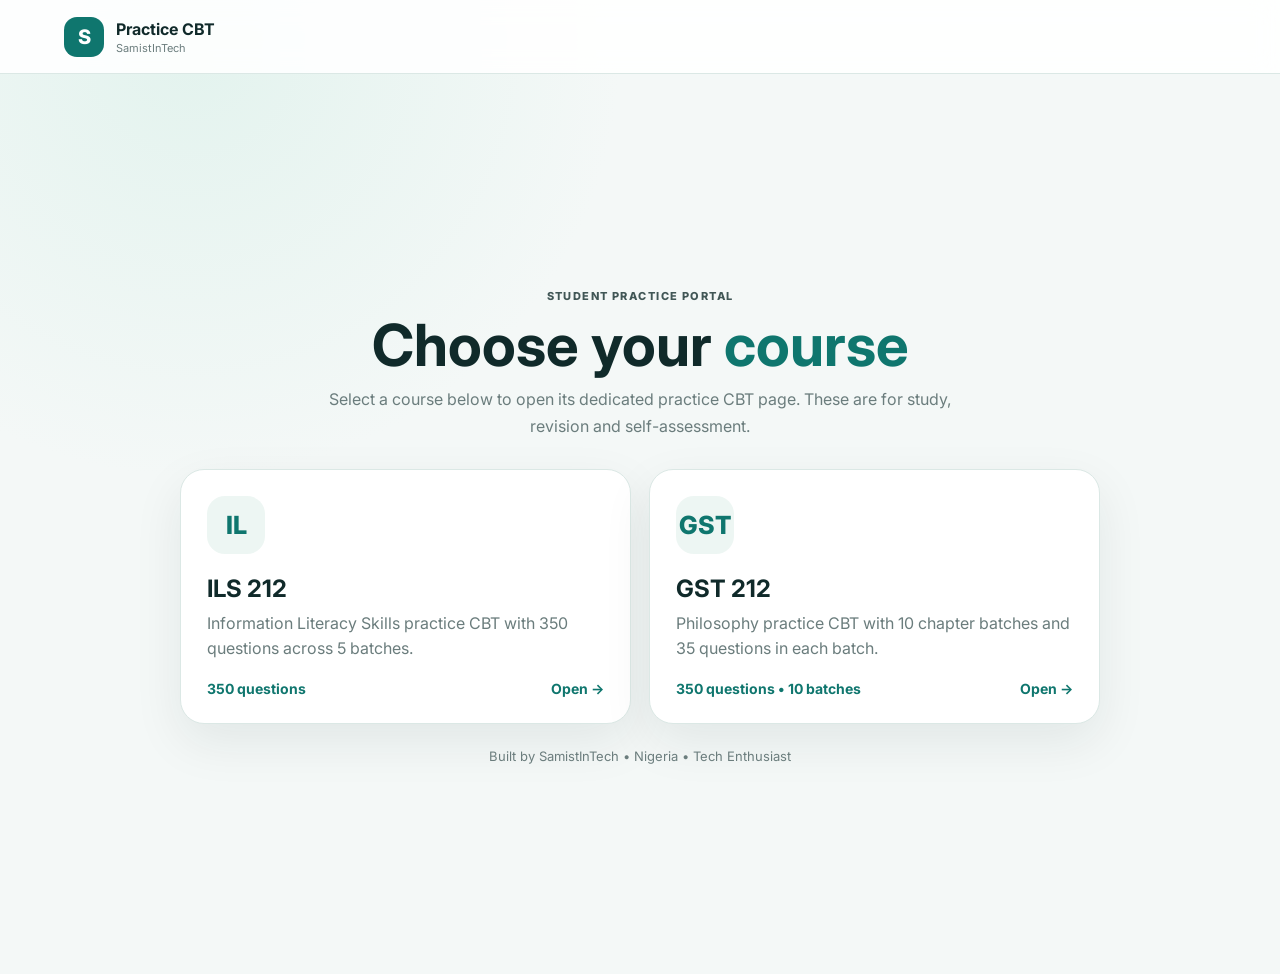
<file: index.html>
<!doctype html>
<html lang="en">
<head>
  <meta charset="utf-8">
  <meta name="viewport" content="width=device-width,initial-scale=1">
  <meta name="theme-color" content="#0f766e">
  <title>Practice CBT Courses — SamistInTech</title>
  <link rel="preconnect" href="https://fonts.googleapis.com">
  <link rel="preconnect" href="https://fonts.gstatic.com" crossorigin>
  <link href="https://fonts.googleapis.com/css2?family=Inter:wght@400;500;600;700;800&display=swap" rel="stylesheet">
  <link rel="stylesheet" href="style.css">
  <style>
    .course-page {
      min-height:100svh;
      display:grid;
      place-items:center;
      padding:32px 18px;
    }
    .course-wrap {
      width:min(920px,100%);
    }
    .course-hero {
      text-align:center;
      margin-bottom:28px;
    }
    .course-hero .eyebrow {
      display:inline-block;
      margin-bottom:12px;
    }
    .course-hero h1 {
      margin:0 0 10px;
      font-size:clamp(32px,6vw,58px);
      line-height:1.05;
    }
    .course-hero h1 em {
      color:var(--primary);
      font-style:normal;
    }
    .course-hero p {
      margin:0 auto;
      max-width:650px;
      color:var(--muted);
      line-height:1.7;
    }
    .course-grid {
      display:grid;
      grid-template-columns:repeat(2,minmax(0,1fr));
      gap:18px;
    }
    .course-card {
      display:block;
      text-decoration:none;
      color:inherit;
      background:var(--surface);
      border:1px solid var(--line);
      border-radius:24px;
      padding:26px;
      box-shadow:var(--shadow);
      transition:transform .25s ease,box-shadow .25s ease,border-color .25s ease;
    }
    .course-card:hover {
      transform:translateY(-5px);
      box-shadow:0 22px 55px rgba(16,42,42,.13);
      border-color:var(--primary);
    }
    .course-icon {
      width:58px;
      height:58px;
      display:grid;
      place-items:center;
      border-radius:18px;
      background:var(--surface2);
      color:var(--primary);
      font-size:25px;
      font-weight:800;
      margin-bottom:20px;
    }
    .course-card h2 {
      margin:0 0 8px;
      font-size:24px;
    }
    .course-card p {
      color:var(--muted);
      line-height:1.6;
      margin:0 0 18px;
    }
    .course-meta {
      display:flex;
      justify-content:space-between;
      gap:10px;
      color:var(--primary);
      font-weight:700;
      font-size:14px;
    }
    .course-footer {
      text-align:center;
      margin-top:24px;
      color:var(--muted);
      font-size:13px;
    }
    @media(max-width:680px) {
      .course-grid {
        grid-template-columns:1fr;
      }
    }
  </style>
</head>
<body>
  <div class="app-shell">
    <header class="topbar">
      <div class="brand">
        <div class="brand-mark">S</div>
        <div>
          <strong>Practice CBT</strong>
          <span>SamistInTech</span>
        </div>
      </div>
    </header>
    <main class="course-page">
      <div class="course-wrap">
        <div class="course-hero">
          <span class="eyebrow">STUDENT PRACTICE PORTAL</span>
          <h1>Choose your <em>course</em></h1>
          <p>Select a course below to open its dedicated practice CBT page. These are for study, revision and self-assessment.</p>
        </div>
        <div class="course-grid">
          <a class="course-card" href="ils212.html">
            <div class="course-icon">IL</div>
            <h2>ILS 212</h2>
            <p>Information Literacy Skills practice CBT with 350 questions across 5 batches.</p>
            <div class="course-meta"><span>350 questions</span><span>Open →</span></div>
          </a>
          <a class="course-card" href="gst212.html">
            <div class="course-icon">GST</div>
            <h2>GST 212</h2>
            <p>Philosophy practice CBT with 10 chapter batches and 35 questions in each batch.</p>
            <div class="course-meta"><span>350 questions • 10 batches</span><span>Open →</span></div>
          </a>
        </div>
        <div class="course-footer">Built by SamistInTech • Nigeria • Tech Enthusiast</div>
      </div>
    </main>
  </div>
</body>
</html>
</file>
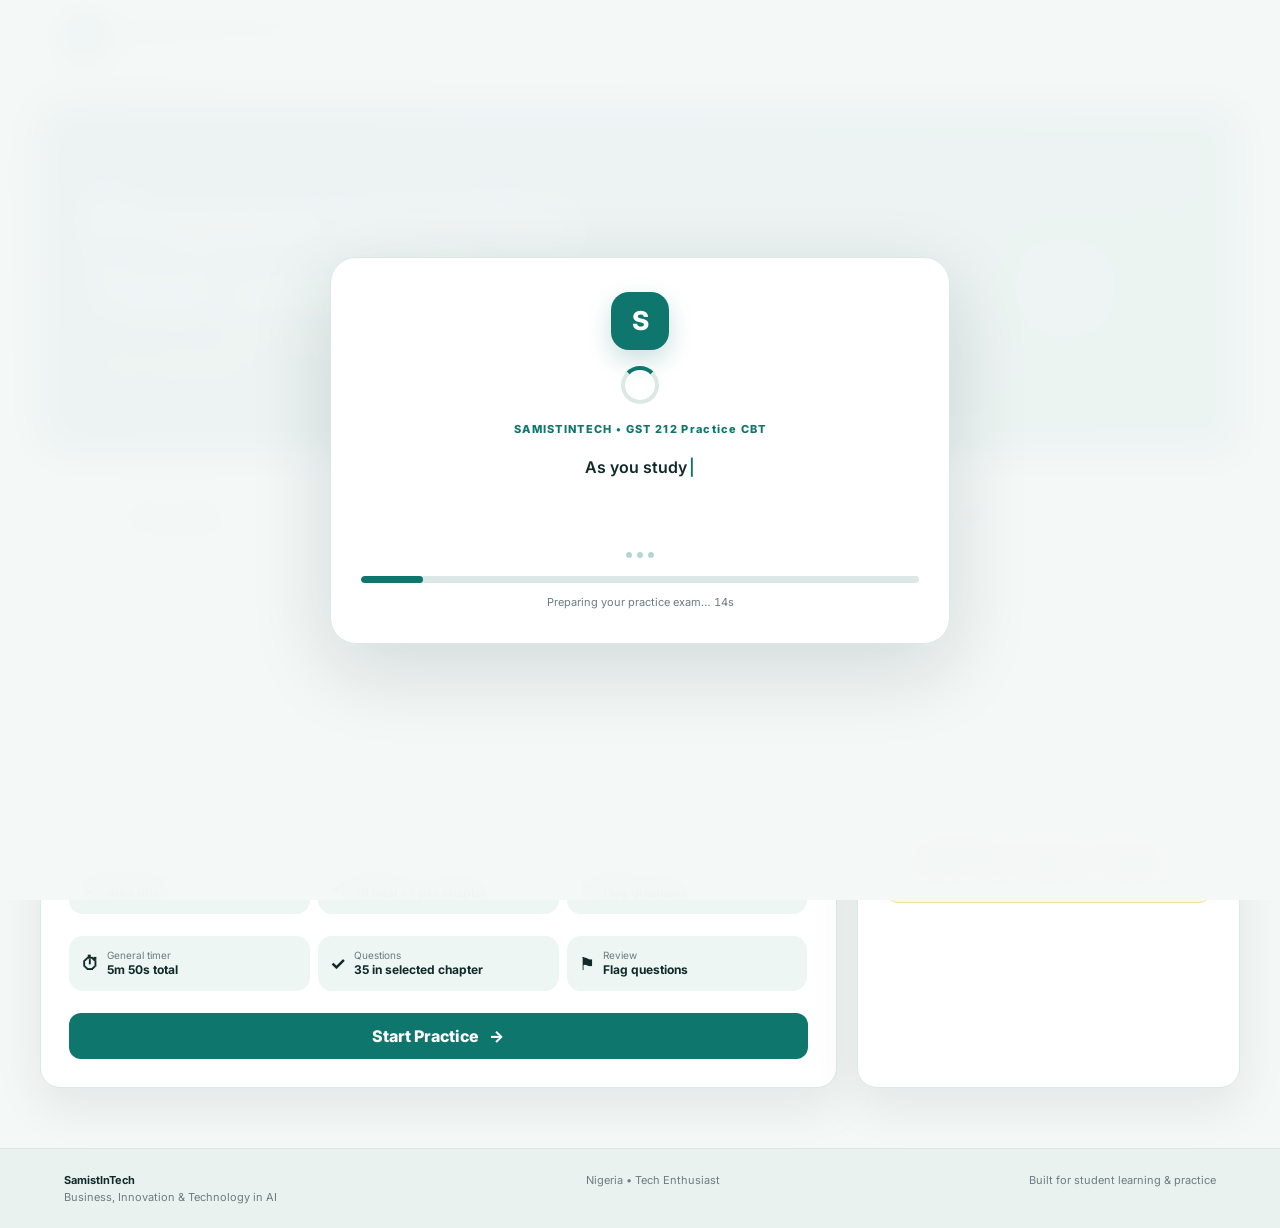
<file: gst212.html>
<!doctype html>
<html lang="en">
<head>
  <meta charset="utf-8">
  <meta name="viewport" content="width=device-width,initial-scale=1">
  <meta name="theme-color" content="#0f766e">
  <title>GST 212 Practice CBT — SamistInTech</title>
  <link rel="preconnect" href="https://fonts.googleapis.com">
  <link rel="preconnect" href="https://fonts.gstatic.com" crossorigin>
  <link href="https://fonts.googleapis.com/css2?family=Inter:wght@400;500;600;700;800&display=swap" rel="stylesheet">
  <link rel="stylesheet" href="style.css">
</head>
<body>
  <a class="course-back" href="index.html">← Courses</a>
  <div id="loadingScreen" class="loading-screen" aria-live="polite" aria-label="Loading CBT practice exam">
    <div class="loading-card">
      <div class="loading-logo">S</div>
      <div class="loading-spinner" aria-hidden="true"></div>
      <div class="loading-eyebrow">SAMISTINTECH • GST 212 Practice CBT</div>
      <div id="loadingMessage" class="loading-message"></div>
      <div class="typing-line"><span></span><span></span><span></span></div>
      <div class="loading-progress"><span id="loadingProgress"></span></div>
      <div id="loadingCountdown" class="loading-countdown">Preparing your practice exam… 15s</div>
    </div>
  </div>

  <div class="app-shell">
    <header class="topbar">
      <div class="brand"><div class="brand-mark">S</div><div><strong>GST 212 Practice CBT</strong><span>Philosophy</span></div></div>
      <div class="top-actions"><button class="icon-btn" id="themeBtn" title="Toggle theme">◐</button><button class="icon-btn" id="resetBtn" title="Reset test">↻</button></div>
    </header>

    <main>
      <section id="startScreen" class="screen active">
        <div class="hero-card">
          <div class="hero-copy">
            <span class="eyebrow">FUTO • Practice CBT</span>
            <h1>Prepare smarter.<br><em>Test yourself.</em></h1>
            <p>A clean, student-friendly CBT practice environment designed for GST 212 study, revision and practice.</p>
          </div>
          <div class="hero-art"><div class="orb orb1"></div><div class="orb orb2"></div><div class="grid-icon">✓</div></div>
        </div>
        <div class="setup-grid">
          <div class="panel setup-panel">
            <div class="panel-title"><span>⚙</span><div><h2>Test setup</h2><p>Choose how you want to practise.</p></div></div>
            <label>Student name<input id="studentName" type="text" placeholder="Enter your name"></label>
            <label>Practice mode<select id="modeSelect">
              <option value="normal" selected>Normal — 70 Questions • 40 Minutes</option>
              <option value="batch">Batch — 35 Questions • Choose a Chapter</option>
            </select></label>

            <div id="batchOptions" class="two-col" hidden>
              <label>Chapter / Batch<select id="batchSelect">
                <option value="1" selected>Batch 1 — The Nature of Philosophy</option>
                <option value="2">Batch 2 — Branches of Philosophy</option>
                <option value="3">Batch 3 — Logic as a Tool of Philosophy</option>
                <option value="4">Batch 4 — Propositions in Logic</option>
                <option value="5">Batch 5 — Reasoning: Induction and Deduction</option>
                <option value="6">Batch 6 — Logical Argument: Valid and Invalid Argument</option>
                <option value="7">Batch 7 — Syllogism and Distribution of Terms</option>
                <option value="8">Batch 8 — Symbolic Logic and Truth Tables</option>
                <option value="9">Batch 9 — Fallacies in Logic</option>
                <option value="10">Batch 10 — Laws of Thought</option>
              </select></label>
              <label>Batch time setting<select id="timeSelect"><option value="5">5 seconds per question</option><option value="10" selected>10 seconds per question</option><option value="20">20 seconds per question</option></select></label>
            </div>

            <div id="normalInfo" class="test-info"><div><b>⏱</b><span>General timer<br><strong>40m 00s</strong></span></div><div><b>✓</b><span>Questions<br><strong>70 total • 7 per chapter</strong></span></div><div><b>⚑</b><span>Review<br><strong>Flag questions</strong></span></div></div>
            <div id="batchInfo" class="test-info" hidden><div><b>⏱</b><span>General timer<br><strong id="timePreview">5m 50s total</strong></span></div><div><b>✓</b><span>Questions<br><strong>35 in selected chapter</strong></span></div><div><b>⚑</b><span>Review<br><strong>Flag questions</strong></span></div></div>
            <button id="startBtn" class="primary-btn full">Start Practice <span>→</span></button>
          </div>
          <div class="panel guide-panel"><h3>How it works</h3><ol><li>Choose <b>Normal</b> for 70 questions from all 10 chapters with a 40-minute general timer, or choose <b>Batch</b> to practise one chapter.</li><li>In Batch mode, each chapter contains 35 questions and the selected 5, 10 or 20 seconds per question becomes one general countdown.</li><li>Choose one option for each question.</li><li>Use the navigator to jump between questions and flag questions you want to revisit.</li><li>Submit to see your score and detailed review.</li></ol><div class="note">💡 <b>Normal mode:</b> 70 questions are selected as 7 questions from each of the 10 GST 212 chapters, with one 40-minute countdown for the entire test.</div></div>
        </div>
      </section>

      <section id="examScreen" class="screen">
        <div class="exam-head panel"><div><span class="eyebrow">GST 212 • PRACTICE CBT</span><h2 id="examTitle">Batch 1</h2><p id="examTopic" class="exam-topic">The Nature of Philosophy</p></div><div class="exam-meta"><div><small>Candidate</small><strong id="candidateName">Student</strong></div><div class="timer"><small>Time left</small><strong id="timer">70:00</strong></div></div></div>
        <div class="progress-wrap"><div class="progress-label"><span id="progressText">Question 1 of 35</span><span id="answeredText">0 answered</span></div><div class="progress"><span id="progressBar"></span></div></div>
        <div class="exam-layout">
          <article class="question-card panel"><div class="q-top"><span class="q-number" id="qNumber">Question 1</span><button id="flagBtn" class="flag-btn">⚑ Flag</button></div><h1 id="questionText"></h1><div id="options" class="options"></div><div class="nav-row"><button id="prevBtn" class="secondary-btn">← Previous</button><button id="nextBtn" class="primary-btn">Next →</button></div></article>
          <aside class="navigator panel"><div class="nav-title"><h3>Question navigator</h3><span id="navCount">0/35</span></div><div id="questionGrid" class="question-grid"></div><div class="legend"><span><i class="dot answered"></i> Answered</span><span><i class="dot flagged"></i> Flagged</span><span><i class="dot"></i> Unanswered</span></div><button id="submitBtn" class="submit-btn full">Submit test</button></aside>
        </div>
      </section>

      <section id="resultScreen" class="screen">
        <div class="result-hero panel"><div class="result-badge">✓</div><div><span class="eyebrow">TEST COMPLETED</span><h1 id="resultTitle">Well done!</h1><p id="resultSubtitle"></p></div><div class="score-ring"><strong id="scorePercent">0%</strong><span>Score</span></div></div>
        <div class="stats-grid"><div class="stat panel"><span>Correct</span><strong id="correctStat">0</strong></div><div class="stat panel"><span>Wrong</span><strong id="wrongStat">0</strong></div><div class="stat panel"><span>Unanswered</span><strong id="unansweredStat">0</strong></div><div class="stat panel"><span>Time used</span><strong id="timeUsedStat">0m</strong></div></div>
        <div class="result-layout"><div class="panel review-panel"><div class="panel-heading"><div><h2>Answer review</h2><p>See what you got right and where to improve.</p></div><select id="reviewFilter"><option value="all">All questions</option><option value="wrong">Wrong only</option><option value="unanswered">Unanswered only</option></select></div><div id="reviewList"></div></div><div class="panel result-side"><h3>Performance</h3><div class="big-score"><span id="scoreFraction">0 / 0</span><small>marks</small></div><div class="performance-bar"><span id="scoreBar"></span></div><p id="performanceMessage"></p><button id="newTestBtn" class="primary-btn full">Take another test</button></div></div>
      </section>
    </main>
    <footer><div><strong>SamistInTech</strong><span>Business, Innovation & Technology in AI</span></div><div>Nigeria • Tech Enthusiast</div><div>Built for student learning & practice</div></footer>
  </div>
  <script src="gst_questions.js"></script><script src="gst_script.js"></script>
</body>
</html>
</file>
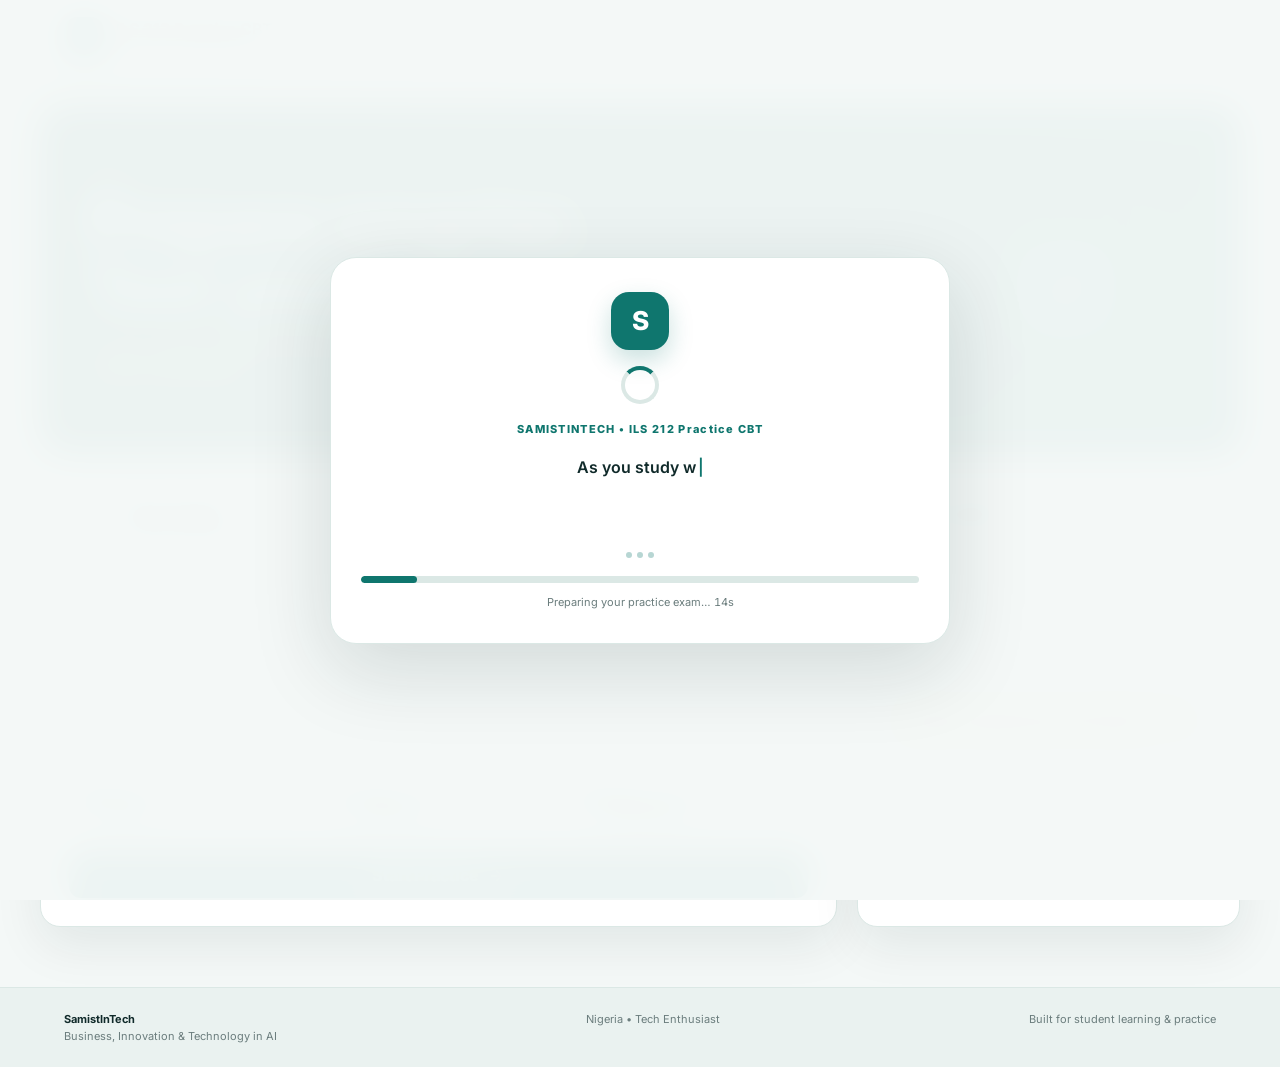
<file: ils212.html>
<!doctype html>
<html lang="en">
<head>
  <meta charset="utf-8">
  <meta name="viewport" content="width=device-width,initial-scale=1">
  <meta name="theme-color" content="#0f766e">
  <title>ILS 212 Practice CBT — SamistInTech</title>
  <link rel="preconnect" href="https://fonts.googleapis.com">
  <link rel="preconnect" href="https://fonts.gstatic.com" crossorigin>
  <link href="https://fonts.googleapis.com/css2?family=Inter:wght@400;500;600;700;800&display=swap" rel="stylesheet">
  <link rel="stylesheet" href="style.css">
</head>
<body>
  <a class="course-back" href="index.html">← Courses</a>
  <div id="loadingScreen" class="loading-screen" aria-live="polite" aria-label="Loading CBT practice exam">
    <div class="loading-card">
      <div class="loading-logo">S</div>
      <div class="loading-spinner" aria-hidden="true"></div>
      <div class="loading-eyebrow">SAMISTINTECH • ILS 212 Practice CBT</div>
      <div id="loadingMessage" class="loading-message"></div>
      <div class="typing-line"><span></span><span></span><span></span></div>
      <div class="loading-progress"><span id="loadingProgress"></span></div>
      <div id="loadingCountdown" class="loading-countdown">Preparing your practice exam… 15s</div>
    </div>
  </div>

  <div class="app-shell">
    <header class="topbar">
      <div class="brand"><div class="brand-mark">S</div><div><strong>ILS 212 Practice CBT</strong><span>Information Literacy Skills</span></div></div>
      <div class="top-actions"><button class="icon-btn" id="themeBtn" title="Toggle theme">◐</button><button class="icon-btn" id="resetBtn" title="Reset test">↻</button></div>
    </header>

    <main>
      <section id="startScreen" class="screen active">
        <div class="hero-card">
          <div class="hero-copy">
            <span class="eyebrow">FUTO • Practice CBT</span>
            <h1>Prepare smarter.<br><em>Test yourself.</em></h1>
            <p>A clean, student-friendly CBT practice environment designed for ILS 212 study, revision and practice.</p>
          </div>
          <div class="hero-art"><div class="orb orb1"></div><div class="orb orb2"></div><div class="grid-icon">✓</div></div>
        </div>
        <div class="setup-grid">
          <div class="panel setup-panel">
            <div class="panel-title"><span>⚙</span><div><h2>Test setup</h2><p>Choose how you want to practise.</p></div></div>
            <label>Student name<input id="studentName" type="text" placeholder="Enter your name"></label>
            <div class="two-col">
              <label>Batch<select id="batchSelect"><option value="1">Batch 1 • Questions 1–70</option><option value="2">Batch 2 • Questions 71–140</option><option value="3">Batch 3 • Questions 141–210</option><option value="4">Batch 4 • Questions 211–280</option><option value="5">Batch 5 • Questions 281–350</option></select></label>
              <label>Questions<select id="countSelect"><option value="10">10 questions</option><option value="20">20 questions</option><option value="30">30 questions</option><option value="50">50 questions</option><option value="70" selected>70 questions</option></select></label>
            </div>
            <div class="test-info"><div><b>⏱</b><span>Timer<br><strong id="timePreview">70 min</strong></span></div><div><b>✓</b><span>Scoring<br><strong>1 mark each</strong></span></div><div><b>⚑</b><span>Review<br><strong>Flag questions</strong></span></div></div>
            <button id="startBtn" class="primary-btn full">Start Practice <span>→</span></button>
          </div>
          <div class="panel guide-panel"><h3>How it works</h3><ol><li>Select a batch and number of questions.</li><li>Choose one option for each question.</li><li>Use the navigator to jump between questions.</li><li>Flag questions you want to revisit.</li><li>Submit to see your score and detailed review.</li></ol><div class="note">💡 <b>Tip:</b> The question bank contains 350 practice questions covering the major ILS 212 topics.</div></div>
        </div>
      </section>

      <section id="examScreen" class="screen">
        <div class="exam-head panel"><div><span class="eyebrow">ILS 212 • PRACTICE CBT</span><h2 id="examTitle">Batch 1</h2></div><div class="exam-meta"><div><small>Candidate</small><strong id="candidateName">Student</strong></div><div class="timer"><small>Time left</small><strong id="timer">70:00</strong></div></div></div>
        <div class="progress-wrap"><div class="progress-label"><span id="progressText">Question 1 of 70</span><span id="answeredText">0 answered</span></div><div class="progress"><span id="progressBar"></span></div></div>
        <div class="exam-layout">
          <article class="question-card panel"><div class="q-top"><span class="q-number" id="qNumber">Question 1</span><button id="flagBtn" class="flag-btn">⚑ Flag</button></div><h1 id="questionText"></h1><div id="options" class="options"></div><div class="nav-row"><button id="prevBtn" class="secondary-btn">← Previous</button><button id="nextBtn" class="primary-btn">Next →</button></div></article>
          <aside class="navigator panel"><div class="nav-title"><h3>Question navigator</h3><span id="navCount">0/70</span></div><div id="questionGrid" class="question-grid"></div><div class="legend"><span><i class="dot answered"></i> Answered</span><span><i class="dot flagged"></i> Flagged</span><span><i class="dot"></i> Unanswered</span></div><button id="submitBtn" class="submit-btn full">Submit test</button></aside>
        </div>
      </section>

      <section id="resultScreen" class="screen">
        <div class="result-hero panel"><div class="result-badge">✓</div><div><span class="eyebrow">TEST COMPLETED</span><h1 id="resultTitle">Well done!</h1><p id="resultSubtitle"></p></div><div class="score-ring"><strong id="scorePercent">0%</strong><span>Score</span></div></div>
        <div class="stats-grid"><div class="stat panel"><span>Correct</span><strong id="correctStat">0</strong></div><div class="stat panel"><span>Wrong</span><strong id="wrongStat">0</strong></div><div class="stat panel"><span>Unanswered</span><strong id="unansweredStat">0</strong></div><div class="stat panel"><span>Time used</span><strong id="timeUsedStat">0m</strong></div></div>
        <div class="result-layout"><div class="panel review-panel"><div class="panel-heading"><div><h2>Answer review</h2><p>See what you got right and where to improve.</p></div><select id="reviewFilter"><option value="all">All questions</option><option value="wrong">Wrong only</option><option value="unanswered">Unanswered only</option></select></div><div id="reviewList"></div></div><div class="panel result-side"><h3>Performance</h3><div class="big-score"><span id="scoreFraction">0 / 0</span><small>marks</small></div><div class="performance-bar"><span id="scoreBar"></span></div><p id="performanceMessage"></p><button id="newTestBtn" class="primary-btn full">Take another test</button></div></div>
      </section>
    </main>
    <footer><div><strong>SamistInTech</strong><span>Business, Innovation & Technology in AI</span></div><div>Nigeria • Tech Enthusiast</div><div>Built for student learning & practice</div></footer>
  </div>
  <script src="questions.js"></script><script src="script.js"></script>
</body>
</html>
</file>
<file: style.css>
:root {
  --bg:#f4f8f7;
  --surface:#fff;
  --surface2:#edf6f3;
  --text:#102a2a;
  --muted:#6b7d7d;
  --line:#dbe8e5;
  --primary:#0f766e;
  --primary2:#115e59;
  --accent:#f2c94c;
  --danger:#c2410c;
  --shadow:0 18px 50px rgba(16,42,42,.08);
  --radius:20px
}
* {
  box-sizing:border-box
}
body {
  margin:0;
  font-family:Inter,system-ui,sans-serif;
  background:radial-gradient(circle at 15% 5%,#e3f3ee 0,transparent 30%),var(--bg);
  color:var(--text)
}
button,input,select {
  font:inherit
}
button {
  cursor:pointer;
  border:0
}
.app-shell {
  min-height:100vh;
  display:flex;
  flex-direction:column
}
.topbar {
  height:74px;
  padding:0 clamp(18px,5vw,70px);
  display:flex;
  align-items:center;
  justify-content:space-between;
  background:rgba(255,255,255,.88);
  backdrop-filter:blur(14px);
  border-bottom:1px solid var(--line);
  position:sticky;
  top:0;
  z-index:10
}
.brand {
  display:flex;
  align-items:center;
  gap:12px
}
.brand-mark {
  width:40px;
  height:40px;
  border-radius:13px;
  display:grid;
  place-items:center;
  background:var(--primary);
  color:#fff;
  font-weight:800;
  font-size:20px
}
.brand strong,.brand span {
  display:block
}
.brand span {
  font-size:11px;
  color:var(--muted);
  margin-top:2px
}
.top-actions {
  display:flex;
  gap:8px
}
.icon-btn {
  width:40px;
  height:40px;
  border-radius:12px;
  background:var(--surface2);
  color:var(--primary);
  font-size:18px
}
.screen {
  display:none;
  width:min(1200px,calc(100% - 30px));
  margin:32px auto 60px
}
.screen.active {
  display:block
}
.hero-card {
  min-height:310px;
  border-radius:28px;
  background:linear-gradient(135deg,#0d5f59,#0f766e);
  color:#fff;
  padding:48px;
  display:flex;
  justify-content:space-between;
  overflow:hidden;
  position:relative;
  box-shadow:var(--shadow)
}
.hero-copy {
  max-width:690px;
  position:relative;
  z-index:2
}
.eyebrow {
  font-size:11px;
  letter-spacing:.13em;
  font-weight:800;
  opacity:.78
}
.hero-card h1 {
  font-size:clamp(38px,6vw,64px);
  line-height:1.03;
  margin:14px 0
}
.hero-card h1 em {
  font-style:normal;
  color:#c7f1e4
}
.hero-card p {
  max-width:600px;
  line-height:1.7;
  opacity:.86
}
.hero-art {
  width:280px;
  position:relative
}
.orb {
  position:absolute;
  border:1px solid rgba(255,255,255,.25);
  border-radius:50%
}
.orb1 {
  width:250px;
  height:250px;
  right:-70px;
  top:-30px
}
.orb2 {
  width:150px;
  height:150px;
  right:25px;
  top:45px
}
.grid-icon {
  position:absolute;
  right:80px;
  top:88px;
  width:90px;
  height:90px;
  border-radius:28px;
  background:rgba(255,255,255,.13);
  display:grid;
  place-items:center;
  font-size:45px
}
.setup-grid {
  display:grid;
  grid-template-columns:1.35fr .65fr;
  gap:20px;
  margin-top:20px
}
.panel {
  background:var(--surface);
  border:1px solid var(--line);
  border-radius:var(--radius);
  box-shadow:var(--shadow)
}
.setup-panel,.guide-panel {
  padding:28px
}
.panel-title {
  display:flex;
  gap:13px;
  align-items:flex-start;
  margin-bottom:24px
}
.panel-title>span {
  width:40px;
  height:40px;
  border-radius:12px;
  background:var(--surface2);
  display:grid;
  place-items:center
}
.panel h2 {
  margin:0;
  font-size:21px
}
.panel p {
  color:var(--muted);
  margin:5px 0 0;
  font-size:13px
}
.setup-panel label {
  display:block;
  font-size:12px;
  font-weight:700;
  color:var(--muted);
  margin:14px 0
}
.setup-panel input,.setup-panel select,.panel-heading select {
  width:100%;
  padding:14px 15px;
  margin-top:8px;
  border:1px solid var(--line);
  border-radius:12px;
  background:var(--surface);
  color:var(--text);
  outline:none
}
.setup-panel input:focus,.setup-panel select:focus {
  border-color:var(--primary)
}
.two-col {
  display:grid;
  grid-template-columns:1fr 1fr;
  gap:14px
}
.test-info {
  display:grid;
  grid-template-columns:repeat(3,1fr);
  gap:8px;
  margin:22px 0
}
.test-info>div {
  display:flex;
  gap:8px;
  align-items:center;
  background:var(--surface2);
  padding:12px;
  border-radius:14px
}
.test-info b {
  font-size:18px
}
.test-info span {
  font-size:10px;
  color:var(--muted);
  line-height:1.4
}
.test-info strong {
  font-size:12px;
  color:var(--text)
}
.primary-btn,.secondary-btn,.submit-btn {
  padding:13px 18px;
  border-radius:12px;
  font-weight:800;
  transition:.18s
}
.primary-btn {
  background:var(--primary);
  color:#fff
}
.primary-btn:hover {
  background:var(--primary2);
  transform:translateY(-1px)
}
.secondary-btn {
  background:var(--surface2);
  color:var(--primary)
}
.secondary-btn:hover {
  background:#dcefeb
}
.submit-btn {
  background:#183b3a;
  color:#fff
}
.full {
  width:100%;
  justify-content:center;
  display:flex;
  align-items:center;
  gap:10px
}
.guide-panel h3 {
  margin-top:0
}
.guide-panel ol {
  padding-left:20px;
  color:var(--muted);
  font-size:13px;
  line-height:2
}
.note {
  background:#fff8df;
  border:1px solid #f1df9c;
  padding:13px;
  border-radius:12px;
  font-size:12px;
  line-height:1.6
}
.exam-head {
  padding:18px 22px;
  display:flex;
  justify-content:space-between;
  align-items:center
}
.exam-head h2 {
  margin:5px 0 0
}
.exam-meta {
  display:flex;
  gap:30px
}
.exam-meta small,.exam-meta strong {
  display:block
}
.exam-meta small {
  font-size:10px;
  color:var(--muted)
}
.exam-meta strong {
  font-size:13px;
  margin-top:3px
}
.timer strong {
  color:var(--primary);
  font-variant-numeric:tabular-nums
}
.progress-wrap {
  margin:18px 0
}
.progress-label {
  display:flex;
  justify-content:space-between;
  font-size:11px;
  color:var(--muted);
  margin-bottom:7px
}
.progress {
  height:7px;
  background:#dce9e6;
  border-radius:10px;
  overflow:hidden
}
.progress span {
  display:block;
  height:100%;
  width:0;
  background:var(--primary);
  transition:.25s
}
.exam-layout {
  display:grid;
  grid-template-columns:1fr 320px;
  gap:18px
}
.question-card {
  padding:30px;
  min-height:550px
}
.q-top {
  display:flex;
  justify-content:space-between;
  align-items:center
}
.q-number {
  font-size:12px;
  font-weight:800;
  color:var(--primary);
  background:var(--surface2);
  padding:8px 11px;
  border-radius:9px
}
.flag-btn {
  background:transparent;
  color:var(--muted);
  font-weight:700;
  padding:8px
}
.flag-btn.active {
  color:#b45309;
  background:#fff6df;
  border-radius:9px
}
.question-card h1 {
  font-size:clamp(22px,3vw,30px);
  line-height:1.45;
  margin:35px 0 26px
}
.options {
  display:grid;
  gap:12px
}
.option {
  padding:16px;
  border:1px solid var(--line);
  border-radius:14px;
  background:#fbfdfc;
  text-align:left;
  display:flex;
  gap:12px;
  align-items:flex-start;
  transition:.15s
}
.option:hover {
  border-color:#9ccbc2;
  background:var(--surface2)
}
.option.selected {
  border:2px solid var(--primary);
  background:#e9f6f2
}
.option-letter {
  min-width:29px;
  height:29px;
  border-radius:9px;
  background:#e7efed;
  display:grid;
  place-items:center;
  font-weight:800;
  color:var(--primary);
  font-size:12px
}
.option.selected .option-letter {
  background:var(--primary);
  color:#fff
}
.nav-row {
  display:flex;
  justify-content:space-between;
  gap:12px;
  margin-top:32px
}
.navigator {
  padding:20px;
  height:max-content;
  position:sticky;
  top:92px
}
.nav-title {
  display:flex;
  justify-content:space-between;
  align-items:center;
  margin-bottom:16px
}
.nav-title h3 {
  margin:0;
  font-size:15px
}
.nav-title span {
  font-size:11px;
  color:var(--muted)
}
.question-grid {
  display:grid;
  grid-template-columns:repeat(7,1fr);
  gap:7px;
  max-height:370px;
  overflow:auto;
  padding-right:2px
}
.q-dot {
  height:35px;
  border-radius:9px;
  background:#f2f6f5;
  color:var(--muted);
  font-size:11px;
  font-weight:800
}
.q-dot.current {
  outline:2px solid var(--primary);
  outline-offset:1px;
  color:var(--primary)
}
.q-dot.answered {
  background:#d9efe9;
  color:#0f766e
}
.q-dot.flagged {
  background:#fff0cf;
  color:#9a6500
}
.legend {
  display:grid;
  gap:8px;
  margin:18px 0;
  font-size:10px;
  color:var(--muted)
}
.dot {
  width:9px;
  height:9px;
  border-radius:50%;
  display:inline-block;
  background:#d9e2e0;
  margin-right:5px
}
.dot.answered {
  background:#0f766e
}
.dot.flagged {
  background:#d69e2e
}
.result-hero {
  padding:30px;
  display:flex;
  align-items:center;
  gap:20px
}
.result-badge {
  width:65px;
  height:65px;
  border-radius:22px;
  background:#dff3ed;
  color:var(--primary);
  display:grid;
  place-items:center;
  font-size:30px;
  font-weight:800
}
.result-hero h1 {
  margin:5px 0;
  font-size:30px
}
.score-ring {
  margin-left:auto;
  width:105px;
  height:105px;
  border-radius:50%;
  background:conic-gradient(var(--primary) 0%,#dfeae7 0);
  display:grid;
  place-items:center;
  align-content:center
}
.score-ring strong {
  font-size:23px
}
.score-ring span {
  font-size:10px;
  color:var(--muted)
}
.stats-grid {
  display:grid;
  grid-template-columns:repeat(4,1fr);
  gap:14px;
  margin:16px 0
}
.stat {
  padding:20px
}
.stat span {
  font-size:11px;
  color:var(--muted)
}
.stat strong {
  display:block;
  font-size:28px;
  margin-top:7px
}
.result-layout {
  display:grid;
  grid-template-columns:1fr 300px;
  gap:16px
}
.review-panel,.result-side {
  padding:22px
}
.panel-heading {
  display:flex;
  justify-content:space-between;
  align-items:center;
  gap:15px;
  margin-bottom:14px
}
.panel-heading h2 {
  margin:0
}
.panel-heading select {
  width:auto;
  margin:0
}
.review-item {
  padding:17px 0;
  border-top:1px solid var(--line)
}
.review-item h4 {
  margin:0 0 9px;
  line-height:1.5
}
.review-answer {
  font-size:12px;
  padding:10px 12px;
  border-radius:10px;
  margin-top:7px
}
.review-answer.correct {
  background:#e5f5ef;
  color:#0f766e
}
.review-answer.wrong {
  background:#fff0ea;
  color:#b44318
}
.review-answer.empty {
  background:#f3f5f5;
  color:#6b7d7d
}
.big-score {
  text-align:center;
  padding:25px 0
}
.big-score span {
  font-size:38px;
  font-weight:800;
  display:block
}
.big-score small {
  color:var(--muted)
}
.performance-bar {
  height:10px;
  background:#e1e9e7;
  border-radius:10px;
  overflow:hidden
}
.performance-bar span {
  display:block;
  height:100%;
  width:0;
  background:var(--primary)
}
.result-side p {
  font-size:12px;
  color:var(--muted);
  line-height:1.6
}
footer {
  margin-top:auto;
  padding:24px clamp(18px,5vw,70px);
  border-top:1px solid var(--line);
  background:#eaf2f0;
  display:flex;
  justify-content:space-between;
  gap:15px;
  font-size:11px;
  color:var(--muted)
}
footer strong {
  color:var(--text);
  display:block
}
footer span {
  display:block;
  margin-top:3px
}
body.dark {
  --bg:#0c1717;
  --surface:#132222;
  --surface2:#1a3030;
  --text:#e7f2ef;
  --muted:#9bb0ac;
  --line:#28403e;
  --shadow:0 18px 50px rgba(0,0,0,.22)
}
body.dark .topbar {
  background:rgba(13,25,25,.9)
}
body.dark .option {
  background:#142525
}
body.dark footer {
  background:#10201f
}
@media(max-width:850px) {
  .hero-card {
    padding:32px;
    min-height:280px
  }
  .hero-art {
    display:none
  }
  .setup-grid,.exam-layout,.result-layout {
    grid-template-columns:1fr
  }
  .navigator {
    position:static
  }
  .stats-grid {
    grid-template-columns:repeat(2,1fr)
  }
  .result-hero {
    flex-wrap:wrap
  }
  .score-ring {
    margin-left:0
  }
  .exam-meta {
    gap:12px
  }
  .question-grid {
    max-height:none
  }
  .screen {
    margin-top:20px
  }
}
@media(max-width:560px) {
  .topbar {
    height:64px
  }
  .brand span {
    display:none
  }
  .hero-card h1 {
    font-size:40px
  }
  .hero-card {
    padding:25px
  }
  .setup-panel,.guide-panel,.question-card,.navigator,.review-panel,.result-side {
    padding:18px
  }
  .two-col,.test-info {
    grid-template-columns:1fr
  }
  .exam-head {
    align-items:flex-start;
    gap:12px
  }
  .exam-meta {
    flex-direction:column;
    gap:7px;
    text-align:right
  }
  .question-card h1 {
    margin:25px 0 20px;
    font-size:21px
  }
  footer {
    flex-direction:column
  }
}
/* ===== Smooth practice-CBT loading screen & transitions ===== */
.loading-screen {
  position:fixed;
  inset:0;
  z-index:9999;
  display:grid;
  place-items:center;
  padding:22px;
  background:rgba(244,248,247,.97);
  backdrop-filter:blur(16px);
  opacity:1;
  visibility:visible;
  transition:opacity .7s cubic-bezier(.22,1,.36,1),visibility .7s ease
}
.loading-screen.hide {
  opacity:0;
  visibility:hidden;
  pointer-events:none
}
.loading-card {
  width:min(620px,100%);
  padding:34px 30px;
  text-align:center;
  background:var(--surface);
  border:1px solid var(--line);
  border-radius:26px;
  box-shadow:0 25px 80px rgba(16,42,42,.15);
  transform:translateY(0) scale(1);
  animation:loadingCardIn .7s cubic-bezier(.22,1,.36,1)
}
.loading-logo {
  width:58px;
  height:58px;
  margin:0 auto 16px;
  border-radius:18px;
  display:grid;
  place-items:center;
  background:var(--primary);
  color:#fff;
  font-weight:800;
  font-size:26px;
  box-shadow:0 10px 25px rgba(15,118,110,.22)
}
.loading-spinner {
  width:38px;
  height:38px;
  margin:0 auto 18px;
  border:4px solid var(--line);
  border-top-color:var(--primary);
  border-radius:50%;
  animation:loadingSpin .9s linear infinite
}
.loading-eyebrow {
  font-size:11px;
  font-weight:800;
  letter-spacing:.12em;
  color:var(--primary);
  margin-bottom:18px
}
.loading-message {
  min-height:86px;
  max-width:530px;
  margin:0 auto;
  font-size:16px;
  line-height:1.7;
  color:var(--text);
  font-weight:600
}
.loading-message::after {
  content:'|';
  margin-left:2px;
  color:var(--primary);
  animation:cursorBlink .7s steps(1) infinite
}
.typing-line {
  display:flex;
  justify-content:center;
  gap:5px;
  margin:12px 0 18px
}
.typing-line span {
  width:6px;
  height:6px;
  border-radius:50%;
  background:var(--primary);
  opacity:.3;
  animation:typingDot 1s ease-in-out infinite
}
.typing-line span:nth-child(2) {
  animation-delay:.15s
}
.typing-line span:nth-child(3) {
  animation-delay:.3s
}
.loading-progress {
  height:7px;
  border-radius:999px;
  overflow:hidden;
  background:var(--line);
  margin-top:8px
}
.loading-progress span {
  display:block;
  height:100%;
  width:0;
  border-radius:inherit;
  background:var(--primary);
  transition:width .08s linear
}
.loading-countdown {
  margin-top:12px;
  font-size:11px;
  color:var(--muted);
  font-variant-numeric:tabular-nums
}
.screen {
  animation:screenIn .45s cubic-bezier(.22,1,.36,1)
}
button,.panel,.option {
  transition:transform .22s cubic-bezier(.22,1,.36,1),box-shadow .22s ease,background-color .22s ease,border-color .22s ease,color .22s ease
}
.primary-btn:hover,.secondary-btn:hover,.submit-btn:hover,.icon-btn:hover {
  transform:translateY(-2px)
}
.primary-btn:active,.secondary-btn:active,.submit-btn:active,.icon-btn:active {
  transform:scale(.97)
}
.question-card {
  transition:opacity .22s ease,transform .22s ease
}
.question-card.question-changing {
  opacity:0;
  transform:translateX(14px)
}
.option {
  animation:optionIn .32s cubic-bezier(.22,1,.36,1) both
}
.option:nth-child(2) {
  animation-delay:.04s
}
.option:nth-child(3) {
  animation-delay:.08s
}
.option:nth-child(4) {
  animation-delay:.12s
}
.option:nth-child(5) {
  animation-delay:.16s
}
@keyframes loadingSpin {
  to {
    transform:rotate(360deg)
  }
}
@keyframes loadingCardIn {
  from {
    opacity:0;
    transform:translateY(18px) scale(.97)
  }
  to {
    opacity:1;
    transform:translateY(0) scale(1)
  }
}
@keyframes cursorBlink {
  50% {
    opacity:0
  }
}
@keyframes typingDot {
  0%,80%,100% {
    transform:translateY(0);
    opacity:.3
  }
  40% {
    transform:translateY(-4px);
    opacity:1
  }
}
@keyframes screenIn {
  from {
    opacity:0;
    transform:translateY(10px)
  }
  to {
    opacity:1;
    transform:none
  }
}
@keyframes optionIn {
  from {
    opacity:0;
    transform:translateX(-8px)
  }
  to {
    opacity:1;
    transform:none
  }
}
body.dark .loading-screen {
  background:rgba(12,23,23,.97)
}
body.dark .loading-card {
  box-shadow:0 25px 80px rgba(0,0,0,.35)
}
@media(prefers-reduced-motion:reduce) {
  *,*::before,*::after {
    animation-duration:.01ms!important;
    animation-iteration-count:1!important;
    transition-duration:.01ms!important;
    scroll-behavior:auto!important
  }
}
/* ===== Exam view: fixed top area + independently scrollable questions ===== */
#examScreen.active {
  width:100%;
  max-width:none;
  height:calc(100vh - 74px);
  min-height:0;
  margin:0;
  padding:18px clamp(15px,3vw,42px) 22px;
  display:flex;
  flex-direction:column;
  overflow:hidden;
}
#examScreen .exam-head, #examScreen .progress-wrap {
  flex:0 0 auto;
}
#examScreen .exam-layout {
  flex:1 1 auto;
  min-height:0;
  overflow-y:auto;
  overflow-x:hidden;
  padding:2px 4px 18px;
  align-items:start;
  overscroll-behavior:contain;
  -webkit-overflow-scrolling:touch;
  scrollbar-gutter:stable;
}
#examScreen .question-card {
  min-height:550px;
  align-self:start;
}
#examScreen .navigator {
  position:sticky;
  top:0;
  z-index:2;
}
/* Keep the main top navigation visible while the exam content scrolls. */
.topbar {
  position:sticky;
  top:0;
  z-index:100;
}
/* Cleaner scrollbar for the question area */
#examScreen .exam-layout::-webkit-scrollbar {
  width:8px;
}
#examScreen .exam-layout::-webkit-scrollbar-track {
  background:transparent;
}
#examScreen .exam-layout::-webkit-scrollbar-thumb {
  background:rgba(15,118,110,.28);
  border-radius:999px;
}
#examScreen .exam-layout::-webkit-scrollbar-thumb:hover {
  background:rgba(15,118,110,.45);
}
@media(max-width:850px) {
  #examScreen.active {
    height:calc(100vh - 74px);
    padding:12px 12px 18px;
  }
  #examScreen .exam-layout {
    padding:2px 0 18px;
  }
  #examScreen .navigator {
    position:static;
  }
}
@media(max-width:560px) {
  #examScreen.active {
    height:calc(100vh - 64px);
    padding:10px 8px 14px;
  }
}

/* ========================================
   EXAM VIEWPORT & MOBILE OVERFLOW FIX
   ======================================== */

#examScreen.active {
  height: calc(100vh - 74px);
  min-height: 0;
  overflow: hidden;
  display: flex;
  flex-direction: column;
}

#examScreen .exam-head {
  flex: 0 0 auto;
}

#examScreen .progress-wrap {
  flex: 0 0 auto;
}

#examScreen .exam-layout {
  flex: 1 1 auto;
  min-height: 0;
  overflow-y: auto;
  overflow-x: hidden;
  align-items: start;
  padding: 2px 2px 32px;
  overscroll-behavior: contain;
  -webkit-overflow-scrolling: touch;
  scrollbar-width: thin;
}

#examScreen .question-card {
  width: 100%;
  min-width: 0;
  overflow: visible;
}

#examScreen .question-card h1 {
  min-width: 0;
  overflow-wrap: anywhere;
  word-break: normal;
}

#examScreen .options {
  width: 100%;
  min-width: 0;
}

#examScreen .option {
  width: 100%;
  min-width: 0;
  max-width: 100%;
  white-space: normal;
  overflow-wrap: anywhere;
  word-break: normal;
}

#examScreen .option > span:last-child {
  min-width: 0;
  flex: 1 1 auto;
}

#examScreen .nav-row {
  width: 100%;
  min-width: 0;
  flex-wrap: wrap;
  padding-bottom: 8px;
}

#examScreen .nav-row button {
  flex: 1 1 150px;
  min-width: 0;
  max-width: 100%;
  white-space: normal;
  overflow-wrap: anywhere;
}

@media (max-width: 850px) {
  #examScreen.active {
    height: calc(100vh - 64px);
    height: calc(100svh - 64px);
  }

  #examScreen .exam-layout {
    grid-template-columns: 1fr;
    gap: 14px;
    padding-left: 0;
    padding-right: 0;
    padding-bottom: 28px;
  }

  #examScreen .question-card {
    min-height: 0;
  }
}

@media (max-width: 560px) {
  #examScreen .exam-head {
    padding: 14px 16px;
  }

  #examScreen .progress-wrap {
    margin: 12px 0;
  }

  #examScreen .question-card {
    padding: 18px;
  }

  #examScreen .question-card h1 {
    font-size: 21px;
    line-height: 1.45;
    margin: 24px 0 20px;
  }

  #examScreen .nav-row {
    gap: 10px;
    margin-top: 24px;
  }

  #examScreen .nav-row button {
    flex: 1 1 0;
    padding: 13px 10px;
  }
}

@supports (padding-bottom: env(safe-area-inset-bottom)) {
  #examScreen .exam-layout {
    padding-bottom: calc(28px + env(safe-area-inset-bottom));
  }

  #examScreen .nav-row {
    padding-bottom: calc(8px + env(safe-area-inset-bottom));
  }
}


/* ========================================
   QUESTION NAVIGATOR / CARD OVERLAP FIX
   ======================================== */
#examScreen .exam-layout {
  position:relative;
  isolation:isolate;
}

#examScreen .question-card {
  position:relative;
  z-index:1;
}

#examScreen .navigator {
  align-self:start;
  min-width:0;
  max-width:100%;
  z-index:1;
}

#examScreen .question-grid {
  min-width:0;
  max-width:100%;
  overflow-x:hidden;
}

#examScreen .q-dot {
  min-width:0;
  max-width:100%;
}

@media (min-width:851px) {
  #examScreen .navigator {
    position:sticky;
    top:0;
  }
}

@media (max-width:850px) {
  #examScreen .exam-layout {
    display:block;
    overflow-y:auto;
  }

  #examScreen .question-card {
    margin:0 0 16px;
    width:100%;
  }

  #examScreen .navigator {
    position:static;
    width:100%;
    margin:0;
  }
}


/* Course navigation */
.course-back {
  position:fixed;
  top:14px;
  left:18px;
  z-index:30;
  padding:9px 13px;
  border:1px solid var(--line);
  border-radius:12px;
  background:var(--surface);
  color:var(--primary);
  text-decoration:none;
  font-weight:700;
  box-shadow:var(--shadow);
  transition:transform .2s ease,background-color .2s ease;
}
.course-back:hover {
  transform:translateY(-2px);
}
</file>
